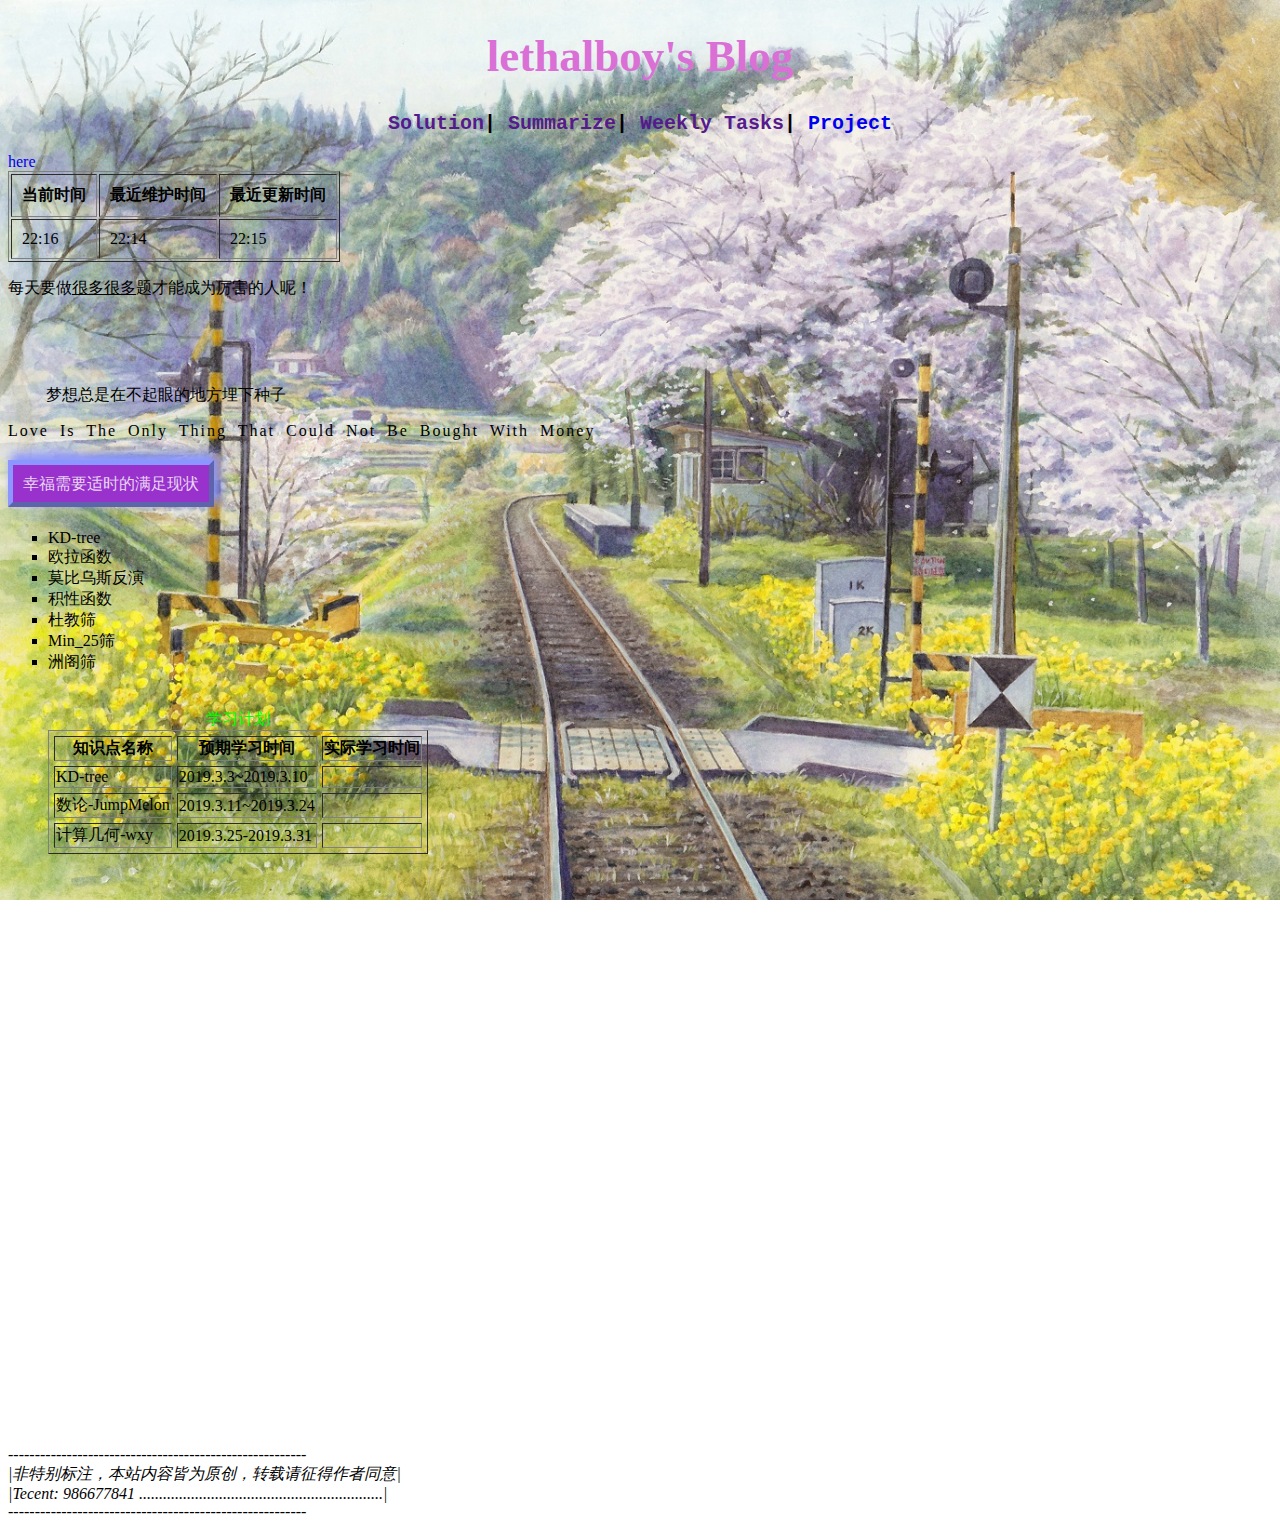
<file: index.html>
<!DOCTYPE html>
<html>
    <head>
        <link rel="stylesheet" href="index.css">
        <meta charset="utf-8"/>
        <title>lethalboy's blog</title>
        <!-- <style></style> -->
    </head>
    <body>
        <header>
            <h1 class="topper">lethalboy's Blog</h1>
            <nav class="navv" style="font-weight: bold; text-align: center">
                <a href="">Solution</a>|  
                <a href="">Summarize</a>|
                <a href="">Weekly Tasks</a>|
                <a href="Project/Catalogue.html">Project</a>
            </nav></br>
        </header>
        <section>
        <table border="1" cellpadding="10" >
            <a href="addi/index.html">here</a>
            <tr>
                <th>当前时间</th>
                <th>最近维护时间</th>
                <th>最近更新时间</th>
            </th>
            <tr>
                <td style="vertical-align: middle">22:16</td>
                <td style="vertical-align: middle">22:14</td>
                <td style="vertical-align: middle">22:15</td>
            </tr>
        </table>
            <p style="font-family:KaiTi">每天要做<span style="text-decoration: underline">很多很多</span>题才能成为厉害的人呢！</p>
            <br/>
            <br/>
            <br/>
            <p style="text-indent: 1cm">梦想总是在不起眼的地方埋下种子</p>
            <p class="psg">love is the only thing that could not be bought with money</p>
            <br/>
            <a class="box" href="https://www.google.com">幸福需要适时的满足现状</a>
            <br/><br/>
            <ul class="sqr">
                <li>KD-tree</li>
                <li>欧拉函数</li>
                <li>莫比乌斯反演</li>
                <li>积性函数</li>
                <li>杜教筛</li>
                <li>Min_25筛</li>
                <li>洲阁筛</li>
            </ol>
            <br/><br/>
            <table border="1" class="tbl">
                <caption style="caption-side:top; color:lime">学习计划</caption>
                <tr>
                    <th>知识点名称</th>
                    <th>预期学习时间</th>
                    <th>实际学习时间</th>
                </tr>
                <tr>
                    <td>KD-tree</td>
                    <td>2019.3.3~2019.3.10</td>
                    <td></td>
                </tr>
                <tr>
                    <td>数论-JumpMelon</td>
                    <td>2019.3.11~2019.3.24</td>
                    <td></td>
                </tr>
                <tr>
                    <td>计算几何-wxy</td>
                    <td>2019.3.25-2019.3.31</td>
                    <td></td>
                </tr>
            </table>
            <br/>
            <br/>
            <br/>
            <br/>
            <br/>
            <br/>
            <br/>
            <br/>
            <br/>
            <br/>
            <br/>
            <br/>
            <br/>
            <br/>
            <br/>
            <br/>
            <br/>
            <br/>
            <br/>
            <br/>
            <br/>
            <br/>
            <br/>
            <br/>
            <br/>
            <br/><br/><br/><br/><br/><br/><br/>
        </section>
        <footer style="font-style: oblique">
            --------------------------------------------------------<br/>
            |非特别标注，本站内容皆为原创，转载请征得作者同意|<br/>
            |Tecent: 986677841 .............................................................|<br>   
            --------------------------------------------------------<br/>
        </footer>
        
    </body>
</html>
</file>
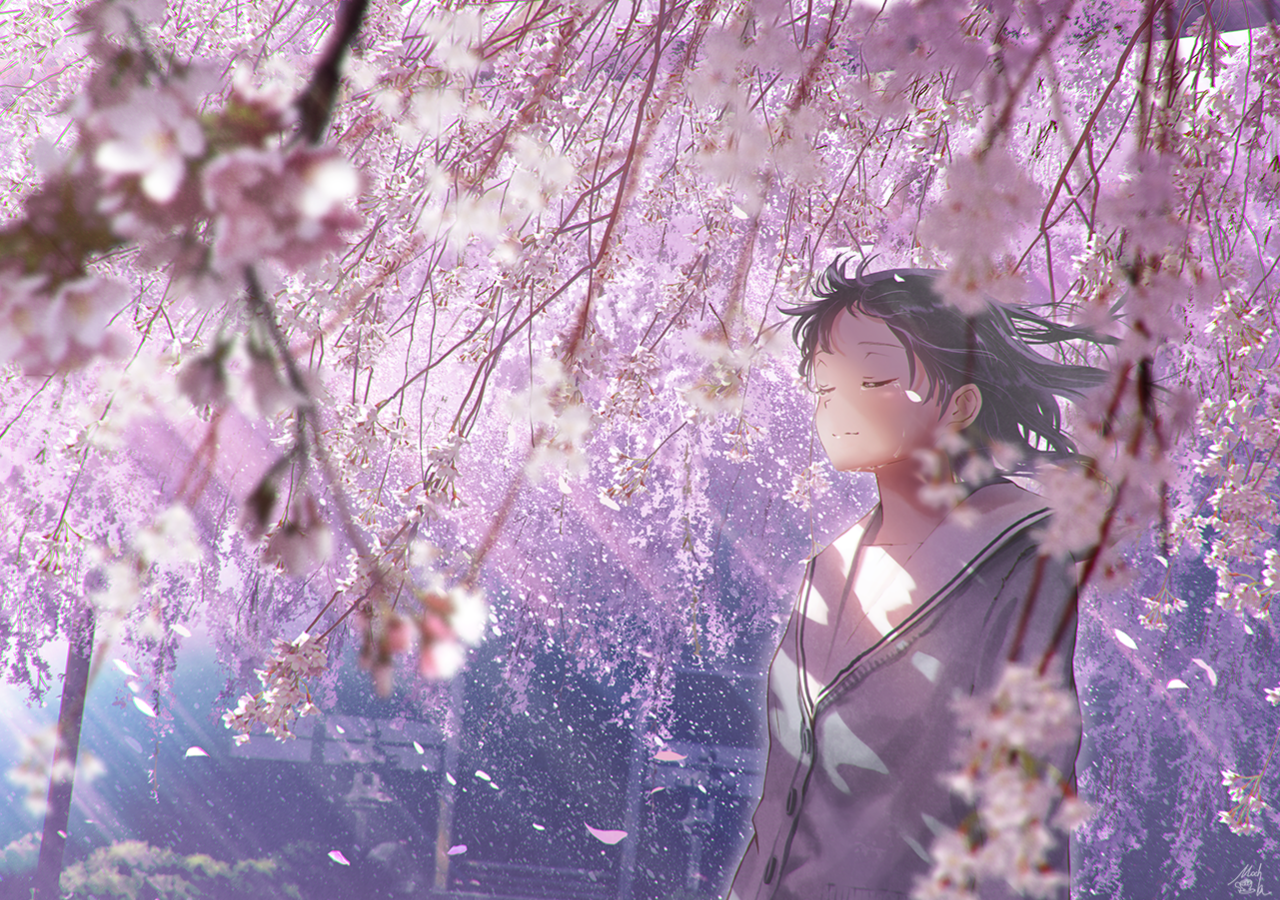
<file: addi/index.html>
<!DOCTYPE html>
<html>
<head>
    <meta charset="UTF-8">
    <title>Document</title>
    <style>
        body
        {
            background-image: url("image/6.png");
            background-repeat:repeat;
            background-attachment:fixed;
            background-size:100%;
        } 
    </style>
</head>
<body>
    
</body>
</html>
</file>
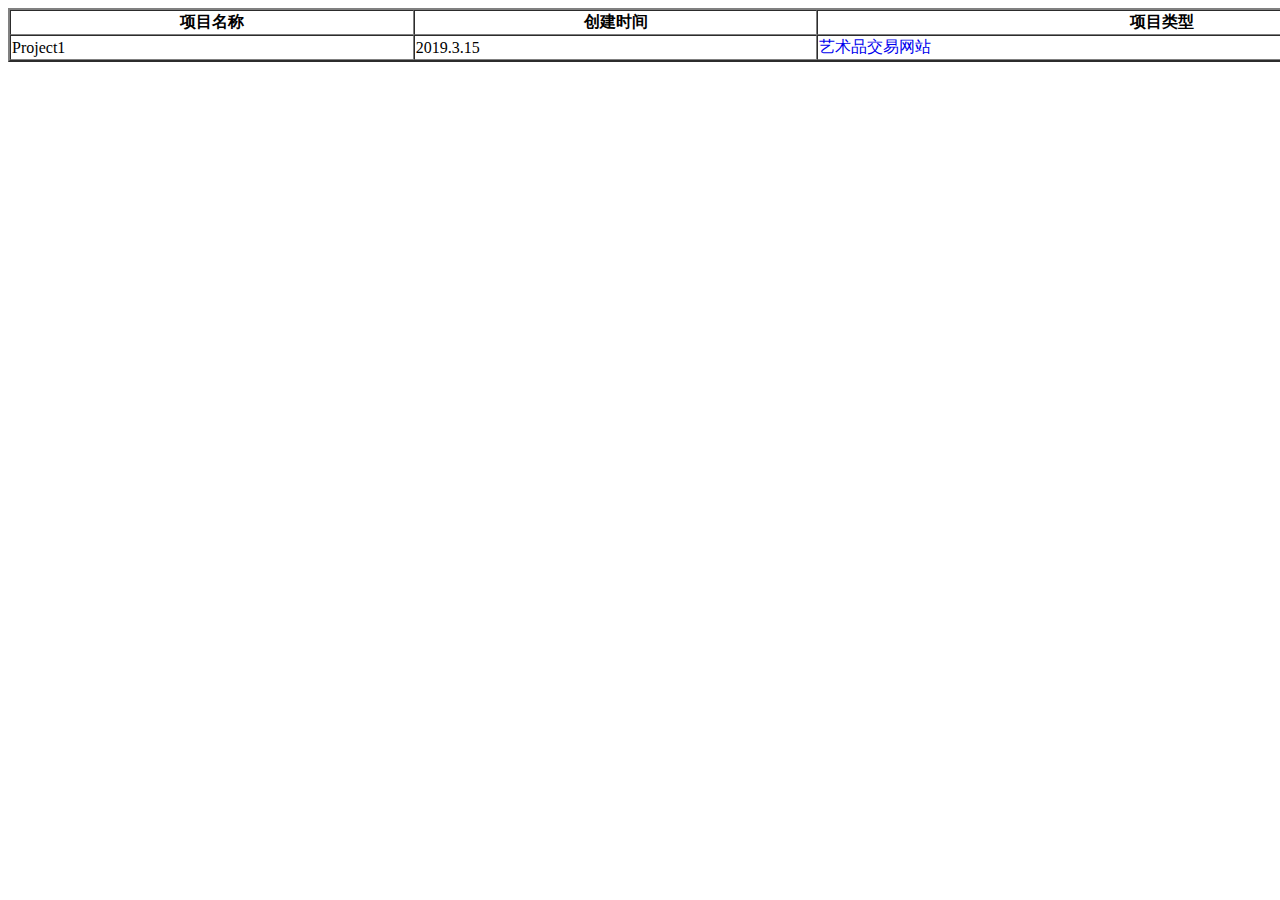
<file: Project/Catalogue.html>
<!doctype html>
<html>
    <head>
        <meta http-equiv="Content-Type" content="text/html;charset=UTF-8">
        <link rel="stylesheet" href="css/Catalogue.css">
        <title>Project Catalogue</title>
    </head>
    <body>
        <center>
            <table border="2" cellspacing="0" width="1500px">
                <tr>
                    <th>项目名称</th>
                    <th>创建时间</th>
                    <th>项目类型</th>
                </tr>
                <tr>
                    <td>Project1</td>
                    <td>2019.3.15</td>
                    <td><a href="project1/home.html">艺术品交易网站</a></td>
                </tr>
            </table>
        </center>
    </body>
</html>
</file>
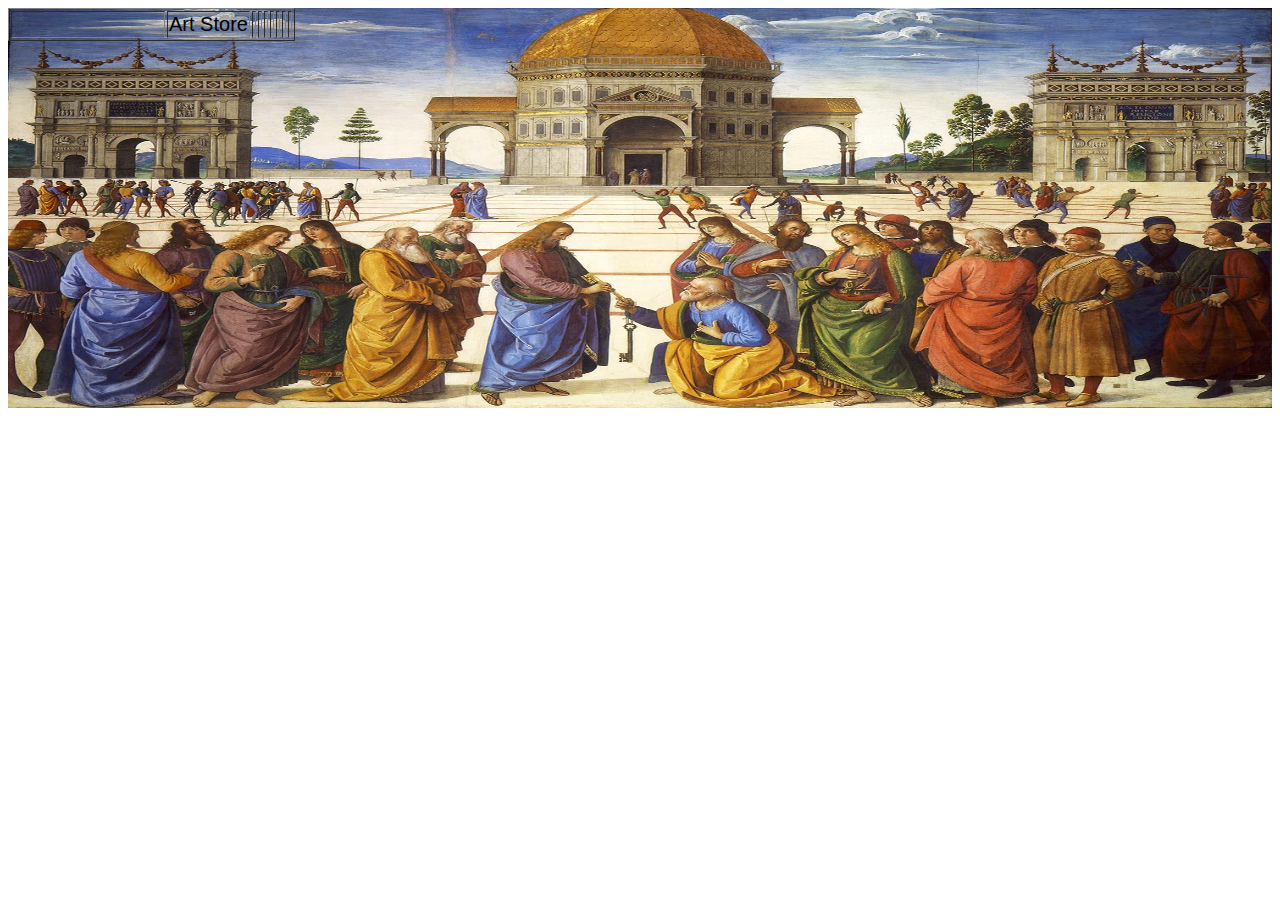
<file: Project/project1/home.html>
<!DOCTYPE html>
    <html>
        <head>
            <meta http-equiv="Content-Type" content="text/html;charset=UTF-8">
            <title>homepage</title>
            <link rel="stylesheet" href="css/home.css">
        </head>
        <body>
            <div style="background-image:url(img/top.jpg); background-size: 100% 100%; " class="top">
                <table border="1">
                    <tr>
                        <td width="150px"></td>
                        <td style="font-size:20px;font-weight:100; font-family:Impact, Haettenschweiler, 'Arial Narrow Bold', sans-serif">Art Store</td>
                        <td></td>
                        <td></td>
                        <td></td>
                        <td></td>
                        <td></td>
                        <td></td>
                        <td></td>
                    </tr> 
                </table>
            </div>
        </body>
    </html>
</file>
<file: index.css>
ul.lowl
{
    list-style-type:lower-alpha;
}
ul.cir
{
    list-style-type: circle;
}
ul.sqr
{
    list-style-type:square;
}

body{
    background-image: url("image/2.jpg");
    background-repeat:repeat;
    background-attachment:fixed;
    background-size:100%;
}
.topper
{
    font-family:"Lucida Console",Serif;
    font-size: 45px;
    font-weight: 900;
    color: orchid;
 /*  <!-- color:blueviolet;-->*/
    text-align:center;
}
.navv
{
    font-size: 20px;
    font-family:'Courier New', Courier, monospace;
}
.psg
{
    text-transform:capitalize; 
    letter-spacing: 2px; 
    word-spacing:5px; 
    font-family:Georgia, 'Times New Roman', Times, serif;
    white-space: pre-wrap;
}
.box
{
    padding:10px;
    color:rgba(255,255,255,0.8);
    border:5px  rgb(140,150,255) outset;
    background-color:darkorchid;
    box-shadow:5px -5px 10px 2px rgb(140,150,255);
}
table.tbl
{
border-collapse:separate;
border-spacing:5px;
empty-cells:show;
table-layout:auto;
}
a
{
text-decoration:none;
}
</file>
<file: Project/css/Catalogue.css>
ul.lowl
{
    list-style-type:lower-alpha;
}
ul.cir
{
    list-style-type: circle;
}
ul.sqr
{
    list-style-type:square;
}

body{
    background-image:url("https://i.pximg.net/img-master/img/2019/02/28/17/43/23/73434279_p0_master1200.jpg");
    background-repeat:repeat;
    background-attachment:fixed;
    background-size:150%;
}
.topper
{
    text-shadow: rgba(102,122,100) 2px 2px 10px;
    font-family:"Lucida Console",Serif;
    font-size: 45px;
    font-weight: 900;
    color: rgb(161, 72, 245);
 /*  <!-- color:blueviolet;-->*/
    text-align:center;
}
.navv
{
    font-size: 20px;
    font-family:'Courier New', Courier, monospace;
}
.psg
{
    text-transform:capitalize; 
    letter-spacing: 2px; 
    word-spacing:5px; 
    font-family:Georgia, 'Times New Roman', Times, serif;
    white-space: pre-wrap;
}
.box
{
    padding:10px;
    color:rgba(255,255,255,0.8);
    border:5px  rgb(140,150,255) outset;
    background-color:darkorchid;
    box-shadow:5px -5px 10px 2px rgb(140,150,255);
}
table.tbl
{
border-collapse:separate;
border-spacing:5px;
empty-cells:show;
table-layout:auto;
}
a
{
text-decoration:none;
}
</file>
<file: Project/project1/css/home.css>
.top
{
     
    background-repeat:no-repeat;
    width:100%;
    height:400px;
    border-color:green;
}
</file>
